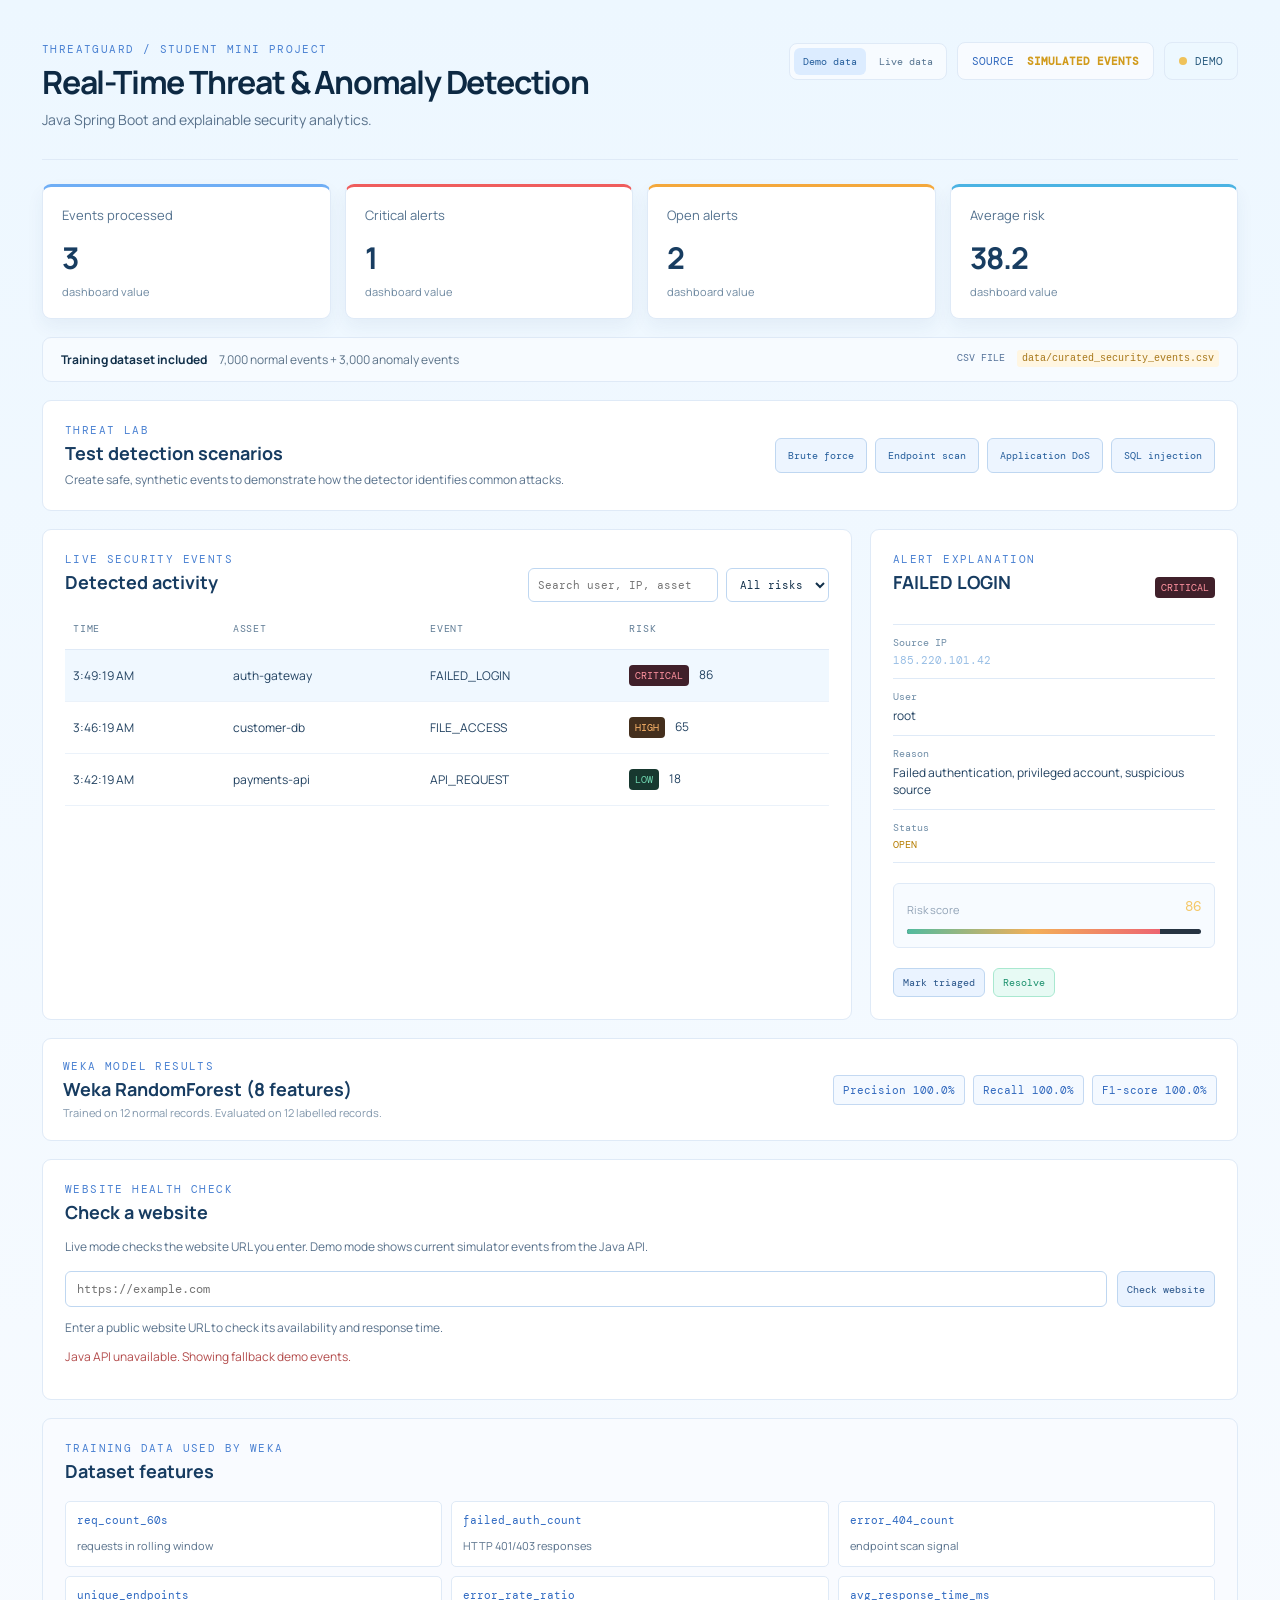
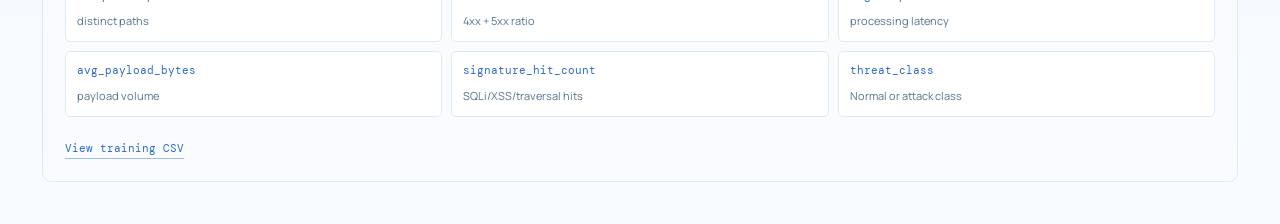
<file: frontend/index.html>
<!DOCTYPE html>
<html lang="en">
  <head>
    <meta charset="UTF-8" />
    <meta name="viewport" content="width=device-width, initial-scale=1.0" />
    <title>ThreatGuard SOC Dashboard</title>
    <link rel="stylesheet" href="./styles.css" />
  </head>
  <body>
    <div id="root"></div>
    <script src="./app.js"></script>
  </body>
</html>
</file>
<file: frontend/styles.css>
@import url('https://fonts.googleapis.com/css2?family=DM+Mono&family=Manrope:wght@400;500;600;700;800&display=swap');

:root {
  --bg: #eef6ff;
  --panel: #ffffff;
  --panel-alt: #f5f9ff;
  --border: #dfeaf7;
  --text: #12304a;
  --muted: #58718b;
  --blue: #2c7ef7;
  --red: #ef5d5d;
  --orange: #f4a83c;
  --green: #27b49a;
  --yellow: #f4c869;
}

* {
  box-sizing: border-box;
}

body {
  margin: 0;
  background: linear-gradient(180deg, #edf7ff 0%, #f8fbff 100%);
  color: var(--text);
  font-family: 'Manrope', Arial, sans-serif;
}

main {
  max-width: 1440px;
  margin: auto;
  padding: 42px;
}

header {
  display: flex;
  justify-content: space-between;
  align-items: flex-start;
  border-bottom: 1px solid var(--border);
  padding-bottom: 30px;
  margin-bottom: 24px;
}

h1 {
  font-size: 32px;
  margin: 4px 0 6px;
  letter-spacing: -1.2px;
  color: #0d2943;
}

h2 {
  font-size: 18px;
  margin: 4px 0 14px;
  color: #173c61;
}

.subhead {
  margin: 0;
  color: var(--muted);
  font-size: 14px;
}

.eyebrow {
  font: 11px 'DM Mono', monospace;
  letter-spacing: 1.4px;
  color: #4a81d2;
  margin: 0;
}

.headerActions {
  display: flex;
  gap: 10px;
  align-items: center;
}

.modeSwitch {
  display: flex;
  gap: 4px;
  padding: 4px;
  border: 1px solid var(--border);
  border-radius: 8px;
  background: #f7fbff;
}

.modeSwitch button {
  padding: 7px 9px;
  border: 0;
  background: transparent;
  color: #54728f;
}

.modeSwitch button.active {
  background: #dcecff;
  color: #245d9b;
}

.plan,
.live {
  font: 11px 'DM Mono', monospace;
  padding: 11px 14px;
  border: 1px solid var(--border);
  border-radius: 8px;
  background: #f8fbff;
}

.plan {
  color: #3169be;
}

.plan b {
  color: #d19b1d;
  margin-left: 6px;
}

.live {
  color: #2b5d80;
  background: #edf8ff;
}

.live i {
  display: inline-block;
  width: 8px;
  height: 8px;
  background: #efc25a;
  border-radius: 99px;
  margin-right: 8px;
}

.live i.on {
  background: #30c59d;
  box-shadow: 0 0 12px rgba(48, 197, 157, 0.5);
}

.metrics {
  display: grid;
  grid-template-columns: repeat(4, 1fr);
  gap: 14px;
  margin-bottom: 18px;
}

.card,
.panel,
.workspaceBar,
.product,
.datasetPanel {
  background: var(--panel);
  border: 1px solid var(--border);
  border-radius: 9px;
}

.healthPanel {
  margin-top: 18px;
  padding: 22px;
  background: #ffffff;
  border: 1px solid var(--border);
  border-radius: 9px;
}

.healthForm {
  display: flex;
  gap: 10px;
  margin: 16px 0 12px;
}

.healthForm input {
  flex: 1;
  min-width: 0;
  padding: 9px 11px;
  border: 1px solid #bfd7f1;
  border-radius: 6px;
  color: var(--text);
  font: 12px 'DM Mono';
}

.healthResult {
  display: flex;
  justify-content: space-between;
  gap: 12px;
  padding: 12px;
  border-radius: 6px;
  font: 11px 'DM Mono';
}

.healthResult.healthy {
  background: #e7faf4;
  color: #187d64;
}

.healthResult.unhealthy {
  background: #fff0f0;
  color: #b34c4c;
}

.healthHint,
.healthError {
  color: #58718b;
  font-size: 12px;
}

.healthError {
  color: #b34c4c;
}

.threatLab {
  padding: 20px;
  margin-bottom: 18px;
  display: flex;
  align-items: center;
  justify-content: space-between;
  gap: 20px;
}

.threatLab h2 {
  margin-bottom: 6px;
}

.labHint,
.scenarioMessage {
  color: var(--muted);
  font-size: 12px;
  margin: 0;
}

.scenarioButtons {
  display: flex;
  flex-wrap: wrap;
  gap: 8px;
  justify-content: flex-end;
}

button {
  cursor: pointer;
  font: 600 12px 'Manrope', Arial, sans-serif;
}

.scenarioButtons button {
  padding: 10px 12px;
  color: #245d9b;
  background: #edf5ff;
  border: 1px solid #bfd7f1;
  border-radius: 6px;
}

.scenarioButtons button:hover {
  background: #dcecff;
}

.scenarioButtons button:disabled {
  cursor: wait;
  opacity: 0.6;
}

.scenarioMessage {
  color: #287c68;
  white-space: nowrap;
}

.eventFilters {
  display: flex;
  gap: 8px;
  margin-top: 10px;
}

.eventFilters input,
.eventFilters select {
  padding: 8px 9px;
  border: 1px solid #bfd7f1;
  border-radius: 6px;
  color: var(--text);
  background: #fff;
  font: 11px 'DM Mono', monospace;
}

.eventFilters input {
  width: 190px;
}

.card {
  padding: 19px;
  border-top: 3px solid #6faef5;
  box-shadow: 0 8px 18px rgba(28, 72, 121, 0.06);
}

.card.red { border-top-color: var(--red); }
.card.orange { border-top-color: var(--orange); }
.card.blue { border-top-color: #4bb3e3; }

.card p {
  color: #54728f;
  font-size: 13px;
  margin: 0 0 13px;
}

.card strong {
  font-size: 30px;
  letter-spacing: -1px;
  color: #183d61;
}

.card span {
  display: block;
  color: #6d88a0;
  font-size: 11px;
  margin-top: 6px;
}

.workspaceBar {
  padding: 13px 18px;
  display: flex;
  justify-content: space-between;
  margin-bottom: 18px;
  font-size: 12px;
  background: #f7fbff;
}

.workspaceBar span {
  color: #5a7187;
  margin-left: 12px;
}

.integration {
  font: 10px 'DM Mono';
  color: #56739a;
}

.integration code {
  color: #a77719;
  background: #fff6e2;
  border-radius: 3px;
  padding: 3px 5px;
  margin-left: 6px;
}

.grid {
  display: grid;
  grid-template-columns: 2.2fr 1fr;
  gap: 18px;
}

.panel {
  padding: 22px;
  overflow: auto;
}

.panelhead {
  display: flex;
  justify-content: space-between;
  align-items: center;
}

table {
  width: 100%;
  border-collapse: collapse;
  font-size: 12px;
}

th {
  text-align: left;
  color: #617d96;
  font: 10px 'DM Mono';
  letter-spacing: 0.8px;
  padding: 14px 8px;
  border-bottom: 1px solid var(--border);
}

td {
  padding: 15px 8px;
  border-bottom: 1px solid #ebf2fa;
  color: #224261;
}

tr {
  cursor: pointer;
}

tr:hover,
tr.selected {
  background: #f0f8ff;
}

.mono {
  font-family: 'DM Mono';
  font-size: 11px;
  color: #98bee5;
}

.badge {
  font: 10px 'DM Mono';
  padding: 4px 6px;
  border-radius: 4px;
  margin-right: 8px;
  display: inline-block;
}

.critical { background: #40202a; color: #ff93a0; }
.high { background: #442f1d; color: #ffb76b; }
.medium { background: #293b48; color: #8dc8ef; }
.low { background: #17382f; color: #70d7b1; }

.status {
  font: 10px 'DM Mono';
  color: #b67d00;
}

.status.triaged { color: #3887d7; }
.status.resolved { color: #1b9f7d; }

.detailTitle {
  display: flex;
  justify-content: space-between;
  align-items: center;
}

.detailTitle .badge {
  margin: 0;
}

dl {
  margin: 16px 0;
  border-top: 1px solid var(--border);
}

dl div {
  padding: 11px 0;
  border-bottom: 1px solid var(--border);
}

dt {
  font: 10px 'DM Mono';
  color: #6f8da7;
  margin-bottom: 4px;
}

dd {
  margin: 0;
  font-size: 12px;
  color: #224261;
}

.risk {
  background: #f7fbff;
  border: 1px solid var(--border);
  border-radius: 6px;
  padding: 13px;
  margin: 20px 0;
}

.risk span {
  color: #91a3b6;
  font-size: 11px;
}

.risk b {
  float: right;
  font: 14px 'DM Mono';
  color: var(--yellow);
}

.risk i {
  display: block;
  background: #273442;
  border-radius: 99px;
  height: 5px;
  margin-top: 10px;
  overflow: hidden;
}

.risk em {
  display: block;
  background: linear-gradient(90deg, #51bb9f, #f3af58, #ed6571);
  height: 100%;
}

.triage {
  display: flex;
  gap: 8px;
}

button {
  background: #eaf3ff;
  color: #29558a;
  border: 1px solid #bfd7f1;
  border-radius: 6px;
  font: 10px 'DM Mono';
  padding: 7px 9px;
  cursor: pointer;
}

button.resolve {
  background: #e7faf4;
  border-color: #a9e8d0;
  color: #1b916d;
}

.empty {
  font-size: 13px;
  color: #91a3b6;
  padding: 16px;
}

.product {
  margin-top: 18px;
  padding: 20px;
  display: flex;
  justify-content: space-between;
  align-items: center;
}

.product h2 {
  margin: 4px 0 0;
}

.modelNote {
  margin: 4px 0 0;
  color: #8297ac;
  font-size: 11px;
}

.productItems {
  display: flex;
  gap: 8px;
  flex-wrap: wrap;
  justify-content: end;
}

.productItems span {
  font: 11px 'DM Mono';
  color: #3169be;
  padding: 7px 9px;
  border: 1px solid #c4d9f2;
  border-radius: 4px;
  background: #f4f9ff;
}

.teamPanel {
  margin-top: 18px;
  padding: 22px;
  background: var(--panel);
  border: 1px solid var(--border);
  border-radius: 9px;
}

.teamGrid {
  display: grid;
  grid-template-columns: repeat(4, 1fr);
  gap: 12px;
  margin-top: 18px;
}

.teamMember {
  padding: 16px;
  border: 1px solid #26394b;
  border-radius: 8px;
  background: #0d131b;
}

.teamMember strong {
  display: block;
  font-size: 14px;
  color: #dcecff;
  margin-bottom: 8px;
}

.teamMember span {
  font-size: 12px;
  color: #9cb0c2;
  line-height: 1.5;
}

.datasetPanel {
  margin-top: 18px;
  padding: 22px;
  background: #f9fbff;
}

.datasetPanel h2 {
  margin-bottom: 4px;
}

.featureGrid {
  display: grid;
  grid-template-columns: repeat(3, 1fr);
  gap: 9px;
  margin: 18px 0;
}

.feature {
  padding: 11px;
  border: 1px solid #dfeaf7;
  border-radius: 5px;
  background: #ffffff;
}

.feature code {
  display: block;
  color: #2f6ac2;
  font: 11px 'DM Mono';
  margin-bottom: 6px;
}

.feature span {
  font-size: 11px;
  color: #58718b;
  line-height: 1.4;
}

.datasetLink {
  display: inline-block;
  color: #2d6dc9;
  font: 11px 'DM Mono';
  text-decoration: none;
  border-bottom: 1px solid #9ebde7;
  padding-bottom: 3px;
}

@media (max-width: 1000px) {
  .threatLab {
    align-items: flex-start;
    flex-direction: column;
  }

  .scenarioButtons {
    justify-content: flex-start;
  }

  .scenarioMessage {
    white-space: normal;
  }

  .grid {
    grid-template-columns: 1fr;
  }

  .metrics {
    grid-template-columns: repeat(2, 1fr);
  }

  .product {
    display: block;
  }

  .productItems {
    justify-content: start;
    margin-top: 15px;
  }
}

@media (max-width: 650px) {
  main {
    padding: 20px;
  }

  header {
    display: block;
  }

  .headerActions {
    margin-top: 18px;
    display: block;
  }

  .modeSwitch,
  .plan,
  .live {
    display: inline-flex;
    margin: 3px 0;
  }

  .workspaceBar {
    display: block;
  }

  .eventFilters {
    flex-direction: column;
  }

  .eventFilters input {
    width: 100%;
  }

  .integration {
    margin-top: 10px;
  }

  table {
    min-width: 760px;
  }

  .metrics {
    grid-template-columns: 1fr 1fr;
  }

  .productItems {
    display: block;
  }

  .productItems span {
    display: inline-block;
    margin: 3px;
  }

  .featureGrid {
    grid-template-columns: 1fr 1fr;
  }

  .healthForm,
  .healthResult {
    display: block;
  }

  .healthForm button {
    margin-top: 8px;
  }

  .teamGrid {
    grid-template-columns: 1fr 1fr;
  }
}
</file>
